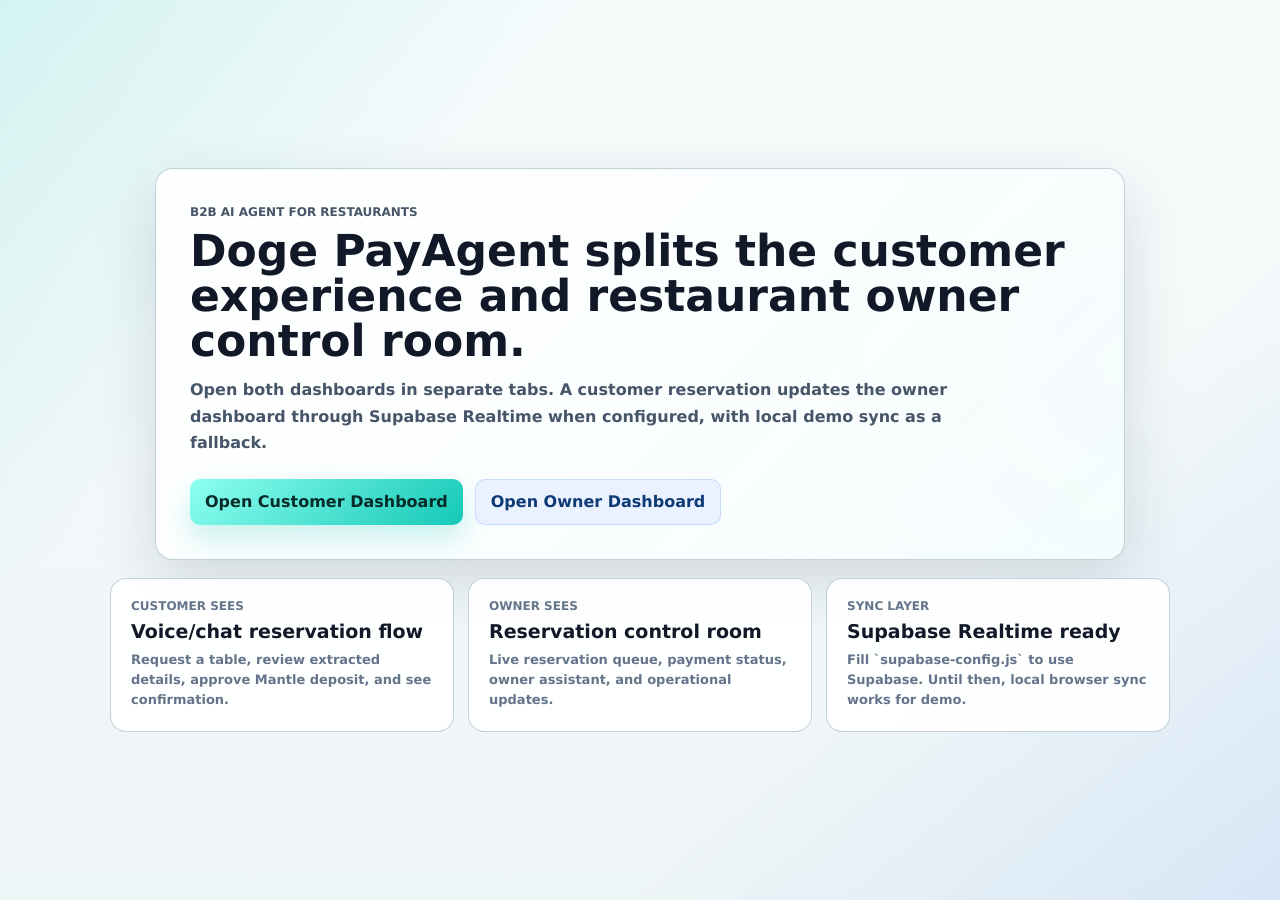
<file: index.html>
<!doctype html>
<html lang="en">
  <head>
    <meta charset="utf-8">
    <meta name="viewport" content="width=device-width, initial-scale=1">
    <title>Doge PayAgent | Restaurant Agent MVP</title>
    <link rel="stylesheet" href="styles.css">
  </head>
  <body>
    <main class="launcher-shell">
      <section class="launcher-hero">
        <p class="eyebrow">B2B AI agent for restaurants</p>
        <h1>Doge PayAgent splits the customer experience and restaurant owner control room.</h1>
        <p>
          Open both dashboards in separate tabs. A customer reservation updates the owner dashboard through Supabase Realtime when configured, with local demo sync as a fallback.
        </p>

        <div class="launcher-actions">
          <a class="primary-link" href="customer.html" target="_blank" rel="noopener">Open Customer Dashboard</a>
          <a class="secondary-link" href="owner.html" target="_blank" rel="noopener">Open Owner Dashboard</a>
        </div>
      </section>

      <section class="launcher-grid">
        <article>
          <span>Customer sees</span>
          <strong>Voice/chat reservation flow</strong>
          <p>Request a table, review extracted details, approve Mantle deposit, and see confirmation.</p>
        </article>
        <article>
          <span>Owner sees</span>
          <strong>Reservation control room</strong>
          <p>Live reservation queue, payment status, owner assistant, and operational updates.</p>
        </article>
        <article>
          <span>Sync layer</span>
          <strong>Supabase Realtime ready</strong>
          <p>Fill `supabase-config.js` to use Supabase. Until then, local browser sync works for demo.</p>
        </article>
      </section>
    </main>
  </body>
</html>
</file>
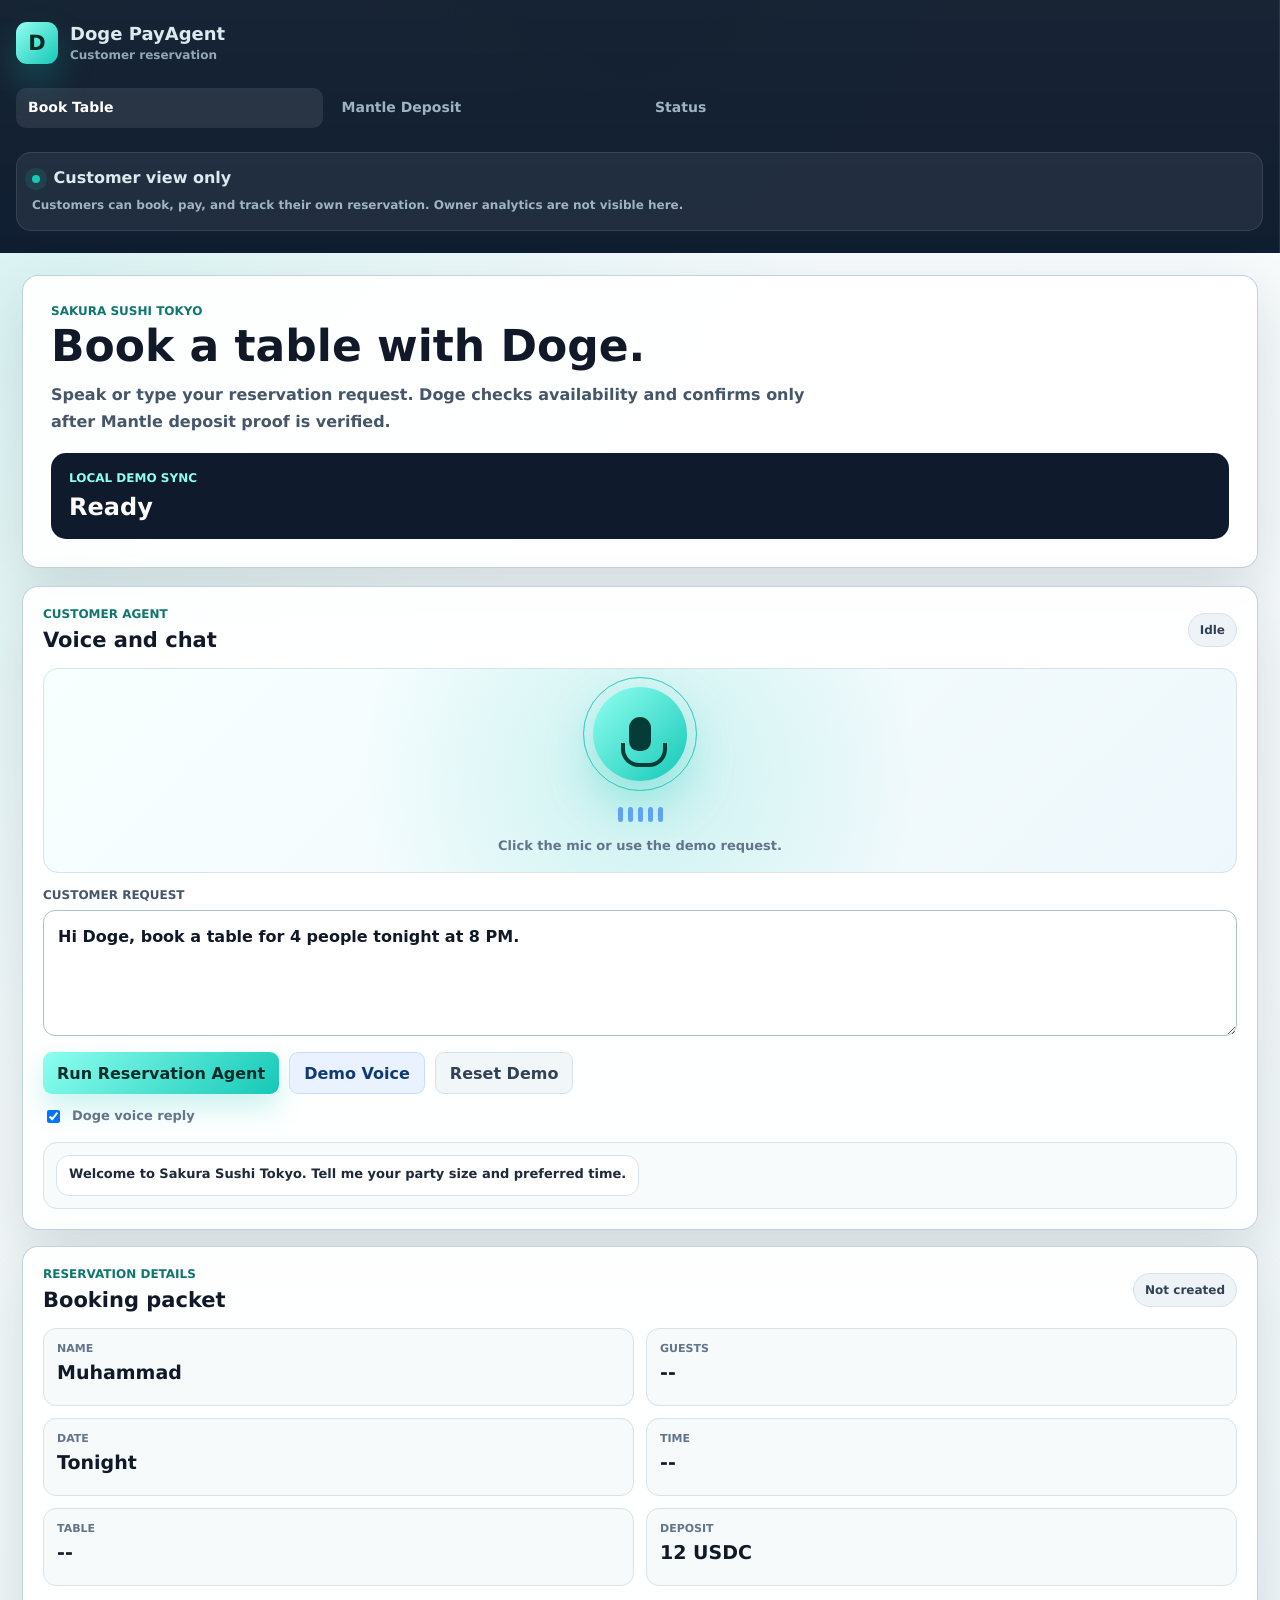
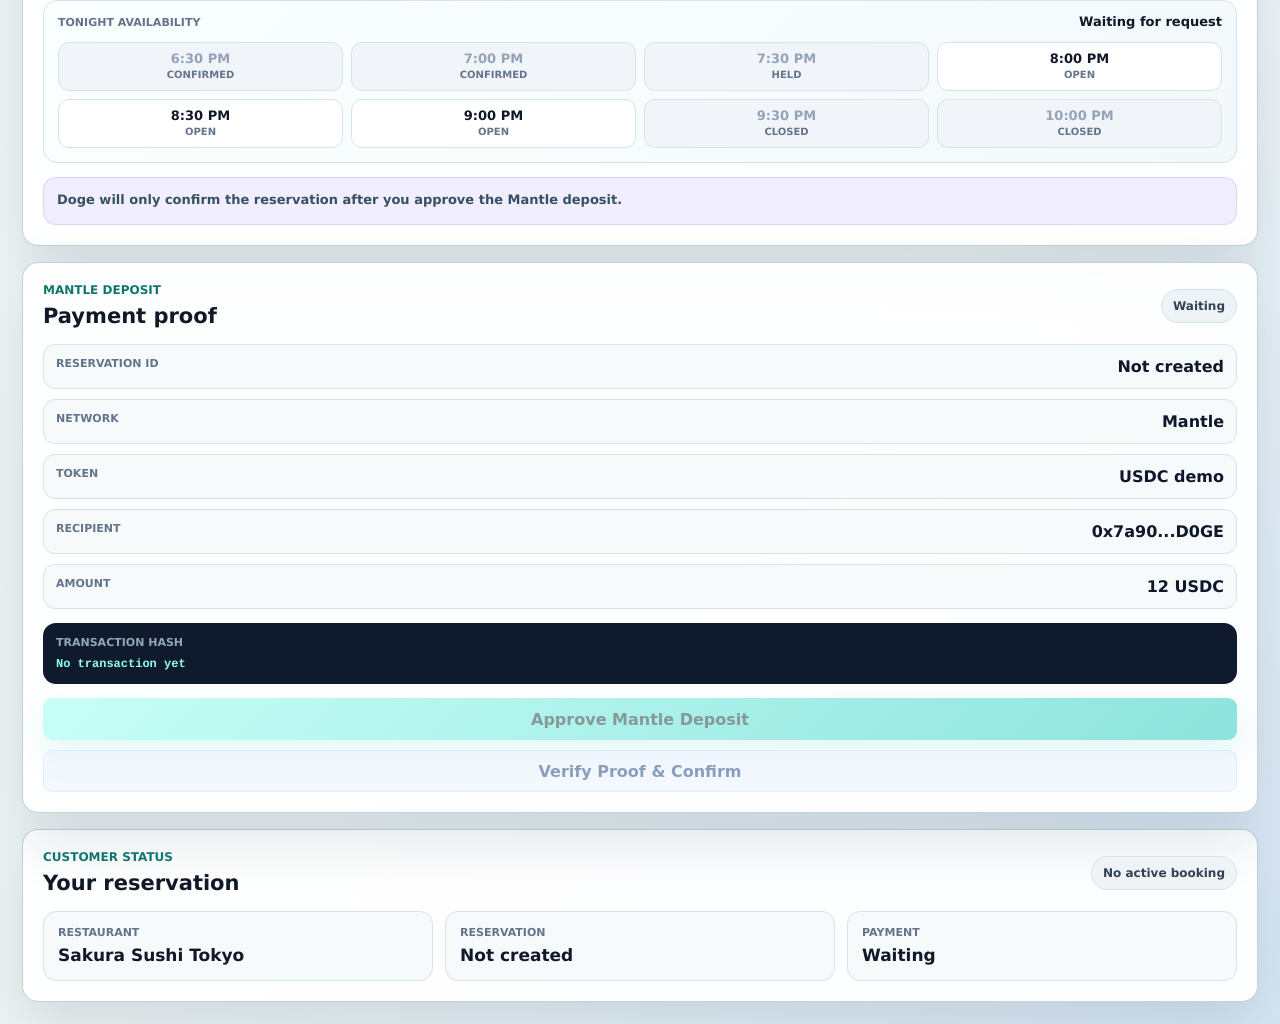
<file: customer.html>
<!doctype html>
<html lang="en">
  <head>
    <meta charset="utf-8">
    <meta name="viewport" content="width=device-width, initial-scale=1">
    <title>Doge PayAgent | Customer Dashboard</title>
    <link rel="stylesheet" href="styles.css">
  </head>
  <body>
    <div class="app-shell">
      <aside class="sidebar" aria-label="Customer dashboard navigation">
        <div class="brand">
          <div class="brand-mark">D</div>
          <div>
            <strong>Doge PayAgent</strong>
            <span>Customer reservation</span>
          </div>
        </div>

        <nav class="side-nav">
          <a class="active" href="#customer-demo">Book Table</a>
          <a href="#payment">Mantle Deposit</a>
          <a href="#status">Status</a>
        </nav>

        <div class="sidebar-card">
          <span class="live-dot"></span>
          <strong>Customer view only</strong>
          <p>Customers can book, pay, and track their own reservation. Owner analytics are not visible here.</p>
        </div>
      </aside>

      <main class="main">
        <header class="page-hero">
          <div>
            <p class="eyebrow">Sakura Sushi Tokyo</p>
            <h1>Book a table with Doge.</h1>
            <p>Speak or type your reservation request. Doge checks availability and confirms only after Mantle deposit proof is verified.</p>
          </div>
          <div class="sync-card">
            <span id="syncMode">Sync starting</span>
            <strong id="customerHeaderStatus">Ready</strong>
          </div>
        </header>

        <section class="customer-grid" id="customer-demo">
          <article class="panel customer-panel">
            <div class="panel-header">
              <div>
                <p class="eyebrow">Customer agent</p>
                <h2>Voice and chat</h2>
              </div>
              <span id="agentBadge" class="state-pill">Idle</span>
            </div>

            <div class="mic-stage">
              <button id="voiceBtn" class="mic-button" type="button" aria-label="Start microphone">
                <span></span>
              </button>
              <div class="voice-waves" aria-hidden="true">
                <i></i><i></i><i></i><i></i><i></i>
              </div>
              <p id="voiceStatus">Click the mic or use the demo request.</p>
            </div>

            <label class="input-label" for="requestText">Customer request</label>
            <textarea id="requestText" rows="4">Hi Doge, book a table for 4 people tonight at 8 PM.</textarea>

            <div class="button-row">
              <button id="runAgentBtn" class="primary-btn" type="button">Run Reservation Agent</button>
              <button id="demoVoiceBtn" class="secondary-btn" type="button">Demo Voice</button>
              <button id="resetBtn" class="ghost-btn" type="button">Reset Demo</button>
            </div>

            <label class="toggle-row">
              <input id="speakReplyToggle" type="checkbox" checked>
              <span>Doge voice reply</span>
            </label>

            <div class="chat-window" id="chatWindow" aria-live="polite"></div>
          </article>

          <article class="panel extraction-panel">
            <div class="panel-header">
              <div>
                <p class="eyebrow">Reservation details</p>
                <h2>Booking packet</h2>
              </div>
              <span id="packetStatus" class="state-pill">Not created</span>
            </div>

            <div class="reservation-card">
              <div>
                <span>Name</span>
                <strong id="guestName">Muhammad</strong>
              </div>
              <div>
                <span>Guests</span>
                <strong id="partySize">--</strong>
              </div>
              <div>
                <span>Date</span>
                <strong id="bookingDate">Tonight</strong>
              </div>
              <div>
                <span>Time</span>
                <strong id="bookingTime">--</strong>
              </div>
              <div>
                <span>Table</span>
                <strong id="tableSlot">--</strong>
              </div>
              <div>
                <span>Deposit</span>
                <strong id="depositAmount">12 USDC</strong>
              </div>
            </div>

            <div class="availability-board">
              <div class="board-title">
                <span>Tonight availability</span>
                <strong id="slotDecision">Waiting for request</strong>
              </div>
              <div class="slot-grid" id="slotGrid"></div>
            </div>

            <div class="agent-note" id="agentNote">
              Doge will only confirm the reservation after you approve the Mantle deposit.
            </div>
          </article>

          <aside class="panel proof-panel" id="payment">
            <div class="panel-header">
              <div>
                <p class="eyebrow">Mantle deposit</p>
                <h2>Payment proof</h2>
              </div>
              <span id="paymentBadge" class="state-pill">Waiting</span>
            </div>

            <dl class="proof-list">
              <div><dt>Reservation ID</dt><dd id="reservationId">Not created</dd></div>
              <div><dt>Network</dt><dd>Mantle</dd></div>
              <div><dt>Token</dt><dd>USDC demo</dd></div>
              <div><dt>Recipient</dt><dd>0x7a90...D0GE</dd></div>
              <div><dt>Amount</dt><dd id="proofAmount">12 USDC</dd></div>
            </dl>

            <div class="hash-box">
              <span>Transaction hash</span>
              <code id="txHash">No transaction yet</code>
            </div>

            <div class="button-stack">
              <button id="approvePaymentBtn" class="primary-btn" type="button" disabled>Approve Mantle Deposit</button>
              <button id="verifyPaymentBtn" class="secondary-btn" type="button" disabled>Verify Proof & Confirm</button>
            </div>
          </aside>
        </section>

        <section class="panel customer-status-panel" id="status">
          <div class="panel-header">
            <div>
              <p class="eyebrow">Customer status</p>
              <h2>Your reservation</h2>
            </div>
            <span id="customerStatusBadge" class="state-pill">No active booking</span>
          </div>
          <div class="customer-status-grid">
            <div><span>Restaurant</span><strong>Sakura Sushi Tokyo</strong></div>
            <div><span>Reservation</span><strong id="customerReservationSummary">Not created</strong></div>
            <div><span>Payment</span><strong id="customerPaymentSummary">Waiting</strong></div>
          </div>
        </section>
      </main>
    </div>

    <script src="supabase-config.js"></script>
    <script src="shared-sync.js"></script>
    <script src="customer.js"></script>
  </body>
</html>
</file>
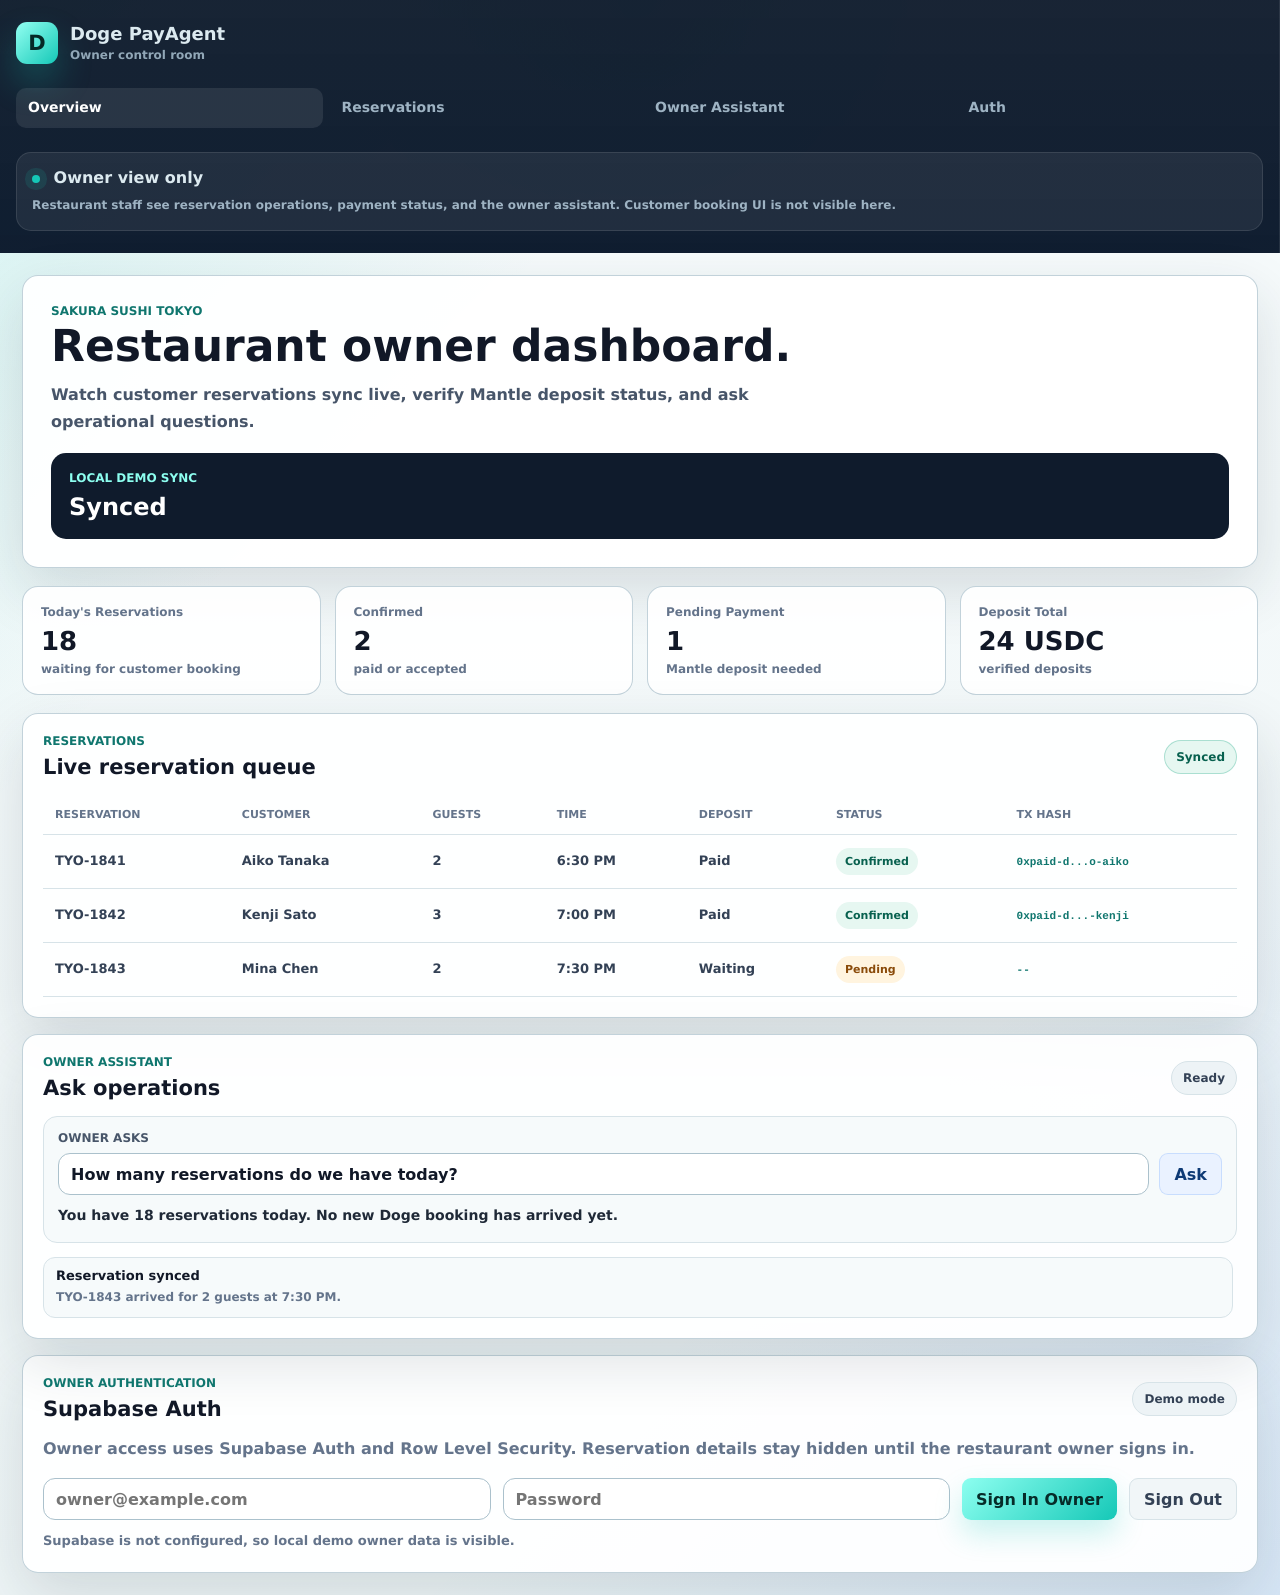
<file: owner.html>
<!doctype html>
<html lang="en">
  <head>
    <meta charset="utf-8">
    <meta name="viewport" content="width=device-width, initial-scale=1">
    <title>Doge PayAgent | Owner Dashboard</title>
    <link rel="stylesheet" href="styles.css">
  </head>
  <body>
    <div class="app-shell">
      <aside class="sidebar" aria-label="Owner dashboard navigation">
        <div class="brand">
          <div class="brand-mark">D</div>
          <div>
            <strong>Doge PayAgent</strong>
            <span>Owner control room</span>
          </div>
        </div>

        <nav class="side-nav">
          <a class="active" href="#overview">Overview</a>
          <a href="#reservations">Reservations</a>
          <a href="#assistant">Owner Assistant</a>
          <a href="#auth">Auth</a>
        </nav>

        <div class="sidebar-card">
          <span class="live-dot"></span>
          <strong>Owner view only</strong>
          <p>Restaurant staff see reservation operations, payment status, and the owner assistant. Customer booking UI is not visible here.</p>
        </div>
      </aside>

      <main class="main">
        <header class="page-hero">
          <div>
            <p class="eyebrow">Sakura Sushi Tokyo</p>
            <h1>Restaurant owner dashboard.</h1>
            <p>Watch customer reservations sync live, verify Mantle deposit status, and ask operational questions.</p>
          </div>
          <div class="sync-card">
            <span id="syncMode">Sync starting</span>
            <strong id="ownerHeaderStatus">Live</strong>
          </div>
        </header>

        <section class="metrics" id="overview" aria-label="Owner metrics">
          <article>
            <span>Today's Reservations</span>
            <strong id="metricReservations">--</strong>
            <small id="metricReservationsNote">sign in required</small>
          </article>
          <article>
            <span>Confirmed</span>
            <strong id="metricConfirmed">--</strong>
            <small>paid or accepted</small>
          </article>
          <article>
            <span>Pending Payment</span>
            <strong id="metricPending">--</strong>
            <small>Mantle deposit needed</small>
          </article>
          <article>
            <span>Deposit Total</span>
            <strong id="metricDeposits">--</strong>
            <small>verified deposits</small>
          </article>
        </section>

        <section class="owner-grid">
          <article class="panel restaurant-dashboard" id="reservations">
            <div class="panel-header">
              <div>
                <p class="eyebrow">Reservations</p>
                <h2>Live reservation queue</h2>
              </div>
              <span id="dashboardBadge" class="state-pill">Live</span>
            </div>

            <div class="table-wrap">
              <table>
                <thead>
                  <tr>
                    <th>Reservation</th>
                    <th>Customer</th>
                    <th>Guests</th>
                    <th>Time</th>
                    <th>Deposit</th>
                    <th>Status</th>
                    <th>Tx Hash</th>
                  </tr>
                </thead>
                <tbody id="reservationTable"></tbody>
              </table>
            </div>
          </article>

          <aside class="panel owner-side-panel" id="assistant">
            <div class="panel-header">
              <div>
                <p class="eyebrow">Owner assistant</p>
                <h2>Ask operations</h2>
              </div>
              <span id="assistantBadge" class="state-pill">Ready</span>
            </div>

            <div class="owner-query">
              <label for="ownerQuestion">Owner asks</label>
              <div>
                <input id="ownerQuestion" type="text" value="How many reservations do we have today?">
                <button id="askOwnerBtn" class="secondary-btn" type="button">Ask</button>
              </div>
              <p id="ownerAnswer">Sign in as restaurant owner to view reservation analytics.</p>
            </div>

            <div class="activity-list" id="activityList"></div>
          </aside>
        </section>

        <section class="panel auth-panel" id="auth">
          <div class="panel-header">
            <div>
              <p class="eyebrow">Owner authentication</p>
              <h2>Supabase Auth</h2>
            </div>
            <span id="authBadge" class="state-pill">Demo mode</span>
          </div>

          <p class="auth-copy">
            Owner access uses Supabase Auth and Row Level Security. Reservation details stay hidden until the restaurant owner signs in.
          </p>

          <div class="auth-grid">
            <input id="ownerEmail" type="text" placeholder="owner@example.com" autocomplete="username">
            <input id="ownerPassword" type="password" placeholder="Password" autocomplete="current-password">
            <button id="ownerLoginBtn" class="primary-btn" type="button">Sign In Owner</button>
            <button id="ownerLogoutBtn" class="ghost-btn" type="button">Sign Out</button>
          </div>
          <p id="authMessage" class="auth-message">Fill `supabase-config.js` to enable real owner authentication.</p>
        </section>
      </main>
    </div>

    <script src="supabase-config.js"></script>
    <script src="shared-sync.js"></script>
    <script src="owner.js"></script>
  </body>
</html>
</file>
<file: styles.css>
:root {
  --bg: #eef5f6;
  --surface: rgba(255, 255, 255, 0.92);
  --surface-strong: #ffffff;
  --surface-soft: #f6fafb;
  --ink: #111827;
  --muted: #64748b;
  --line: #d7e3e8;
  --line-strong: #abc1cc;
  --navy: #0d1b2e;
  --teal: #15c8b7;
  --teal-dark: #0f766e;
  --blue: #2f7df6;
  --blue-soft: #eaf2ff;
  --green: #10a37f;
  --green-soft: #e6f7f1;
  --orange: #f59e0b;
  --orange-soft: #fff4df;
  --red: #e54868;
  --red-soft: #ffecef;
  --violet: #7657f7;
  --violet-soft: #f1eeff;
  --shadow: 0 22px 60px rgba(24, 43, 59, 0.14);
  --font-body: "Segoe UI", Inter, ui-sans-serif, system-ui, sans-serif;
  --font-display: "Aptos Display", "Segoe UI", Inter, ui-sans-serif, system-ui, sans-serif;
  --font-mono: "Cascadia Mono", "SFMono-Regular", Consolas, monospace;
}

* {
  box-sizing: border-box;
}

html {
  scroll-behavior: smooth;
}

body {
  margin: 0;
  min-height: 100vh;
  color: var(--ink);
  background:
    linear-gradient(135deg, rgba(21, 200, 183, 0.16), transparent 28%),
    linear-gradient(315deg, rgba(47, 125, 246, 0.12), transparent 30%),
    linear-gradient(180deg, #f7fbfc, var(--bg));
  font-family: var(--font-body);
  font-weight: 600;
  text-rendering: geometricPrecision;
  -webkit-font-smoothing: antialiased;
}

button,
input,
textarea {
  font: inherit;
}

button {
  border: 0;
  border-radius: 9px;
  cursor: pointer;
}

button:disabled {
  cursor: not-allowed;
  opacity: 0.48;
}

img {
  display: block;
  max-width: 100%;
}

.launcher-shell {
  display: grid;
  align-content: center;
  min-height: 100vh;
  padding: 32px;
}

.launcher-hero {
  max-width: 1060px;
  margin: 0 auto 18px;
  padding: 34px;
  background:
    linear-gradient(135deg, rgba(255, 255, 255, 0.95), rgba(246, 252, 253, 0.92)),
    radial-gradient(circle at right, rgba(21, 200, 183, 0.18), transparent 34%);
  border: 1px solid rgba(171, 193, 204, 0.72);
  border-radius: 18px;
  box-shadow: var(--shadow);
}

.launcher-hero h1 {
  max-width: 900px;
}

.launcher-hero p {
  max-width: 760px;
  color: #475569;
  line-height: 1.65;
}

.launcher-actions {
  display: flex;
  flex-wrap: wrap;
  gap: 12px;
  margin-top: 22px;
}

.primary-link,
.secondary-link {
  display: inline-flex;
  min-height: 46px;
  align-items: center;
  justify-content: center;
  padding: 11px 15px;
  border-radius: 10px;
  font-family: var(--font-display);
  font-weight: 700;
  text-decoration: none;
}

.primary-link {
  color: #062c29;
  background: linear-gradient(135deg, #8dfff0, var(--teal));
  box-shadow: 0 14px 28px rgba(21, 200, 183, 0.22);
}

.secondary-link {
  color: #0e3a75;
  background: var(--blue-soft);
  border: 1px solid rgba(47, 125, 246, 0.18);
}

.launcher-grid {
  display: grid;
  grid-template-columns: repeat(3, minmax(0, 1fr));
  gap: 14px;
  max-width: 1060px;
  margin: 0 auto;
}

.launcher-grid article {
  padding: 20px;
  background: var(--surface);
  border: 1px solid rgba(171, 193, 204, 0.72);
  border-radius: 16px;
}

.launcher-grid span,
.launcher-grid p {
  color: var(--muted);
}

.launcher-grid span {
  display: block;
  margin-bottom: 8px;
  font-size: 12px;
  font-weight: 800;
  text-transform: uppercase;
}

.launcher-grid strong {
  display: block;
  margin-bottom: 8px;
  font-size: 19px;
}

.launcher-grid p {
  margin-bottom: 0;
  font-size: 13px;
  line-height: 1.55;
}

.app-shell {
  display: grid;
  grid-template-columns: 252px minmax(0, 1fr);
  min-height: 100vh;
}

.sidebar {
  position: sticky;
  top: 0;
  display: flex;
  flex-direction: column;
  gap: 24px;
  height: 100vh;
  padding: 22px 16px;
  color: #dceaf0;
  background:
    linear-gradient(180deg, rgba(15, 27, 44, 0.96), rgba(13, 27, 46, 0.99)),
    radial-gradient(circle at top, rgba(21, 200, 183, 0.24), transparent 42%);
  border-right: 1px solid rgba(255, 255, 255, 0.09);
}

.brand {
  display: flex;
  align-items: center;
  gap: 12px;
}

.brand-mark {
  display: grid;
  place-items: center;
  width: 42px;
  height: 42px;
  color: #052926;
  background: linear-gradient(135deg, #92fff1, var(--teal));
  border-radius: 11px;
  box-shadow: 0 18px 34px rgba(21, 200, 183, 0.26);
  font-family: var(--font-display);
  font-size: 21px;
  font-weight: 700;
}

.brand strong,
.brand span {
  display: block;
}

.brand strong {
  font-family: var(--font-display);
  font-size: 18px;
}

.brand span {
  margin-top: 3px;
  color: #91a7b7;
  font-size: 12px;
  font-weight: 700;
}

.side-nav {
  display: grid;
  gap: 7px;
}

.side-nav a {
  padding: 12px;
  color: #9eb3c3;
  border-radius: 10px;
  font-size: 14px;
  font-weight: 800;
  text-decoration: none;
}

.side-nav a.active,
.side-nav a:hover {
  color: #ffffff;
  background: rgba(255, 255, 255, 0.09);
}

.sidebar-card {
  margin-top: auto;
  padding: 15px;
  background: rgba(255, 255, 255, 0.07);
  border: 1px solid rgba(255, 255, 255, 0.1);
  border-radius: 15px;
}

.live-dot {
  display: inline-block;
  width: 8px;
  height: 8px;
  margin-right: 8px;
  background: var(--teal);
  border-radius: 50%;
  box-shadow: 0 0 0 7px rgba(21, 200, 183, 0.12);
  animation: pulse 1.8s ease-in-out infinite;
}

.sidebar-card p {
  margin: 9px 0 0;
  color: #9eb3c3;
  font-size: 12px;
  line-height: 1.55;
}

.main {
  min-width: 0;
  padding: 22px;
}

.hero,
.page-hero {
  display: grid;
  grid-template-columns: minmax(0, 1.1fr) minmax(420px, 0.9fr);
  gap: 18px;
  align-items: stretch;
  margin-bottom: 18px;
}

.hero-copy,
.page-hero,
.panel,
.metrics article,
.footer-note {
  background: var(--surface);
  border: 1px solid rgba(171, 193, 204, 0.72);
  border-radius: 16px;
  box-shadow: var(--shadow);
}

.hero-copy {
  padding: 30px;
}

.page-hero {
  align-items: center;
  padding: 28px;
}

.eyebrow {
  margin: 0 0 7px;
  color: var(--teal-dark);
  font-size: 12px;
  font-weight: 800;
  letter-spacing: 0;
  text-transform: uppercase;
}

h1,
h2,
h3,
p {
  margin-top: 0;
}

h1,
h2,
h3,
strong,
.state-pill,
button {
  font-family: var(--font-display);
}

h1 {
  max-width: 780px;
  margin-bottom: 13px;
  font-size: 44px;
  line-height: 1.02;
}

.hero-copy p:last-child,
.page-hero p:last-child {
  max-width: 760px;
  margin-bottom: 0;
  color: #475569;
  font-size: 16px;
  line-height: 1.65;
}

.sync-card {
  justify-self: end;
  min-width: 250px;
  padding: 18px;
  background: #0f1b2c;
  border-radius: 15px;
}

.sync-card span,
.sync-card strong {
  display: block;
}

.sync-card span {
  color: #8dfff0;
  font-size: 12px;
  font-weight: 800;
  text-transform: uppercase;
}

.sync-card strong {
  margin-top: 8px;
  color: #ffffff;
  font-size: 24px;
}

.hero-visual {
  position: relative;
  min-height: 288px;
  overflow: hidden;
  border-radius: 16px;
  border: 1px solid rgba(171, 193, 204, 0.72);
  box-shadow: var(--shadow);
}

.fallback-scene {
  position: absolute;
  inset: 0;
  background:
    linear-gradient(115deg, rgba(14, 32, 54, 0.92), rgba(15, 118, 110, 0.68)),
    linear-gradient(180deg, #223448, #101827);
}

.fallback-scene span {
  position: absolute;
  display: block;
  border-radius: 999px;
  background: rgba(255, 255, 255, 0.18);
  filter: blur(1px);
}

.fallback-scene span:nth-child(1) {
  width: 220px;
  height: 220px;
  right: 38px;
  top: -64px;
}

.fallback-scene span:nth-child(2) {
  width: 150px;
  height: 150px;
  left: 48px;
  bottom: -42px;
}

.fallback-scene span:nth-child(3) {
  width: 68%;
  height: 84px;
  right: 0;
  bottom: 0;
  border-radius: 0;
  background:
    repeating-linear-gradient(90deg, rgba(255, 255, 255, 0.24) 0 2px, transparent 2px 72px),
    rgba(255, 255, 255, 0.08);
}

.hero-visual::after {
  position: absolute;
  inset: 0;
  z-index: 2;
  content: "";
  background: linear-gradient(180deg, transparent 36%, rgba(8, 20, 34, 0.72));
}

.hero-overlay {
  position: absolute;
  right: 18px;
  bottom: 18px;
  left: 18px;
  z-index: 3;
  display: flex;
  align-items: center;
  justify-content: space-between;
  gap: 14px;
  color: #ffffff;
}

.hero-overlay span {
  display: inline-flex;
  padding: 8px 11px;
  color: #062c29;
  background: rgba(145, 255, 239, 0.9);
  border-radius: 999px;
  font-size: 12px;
  font-weight: 800;
}

.hero-overlay strong {
  font-size: 24px;
}

.metrics {
  display: grid;
  grid-template-columns: repeat(4, minmax(0, 1fr));
  gap: 14px;
  margin-bottom: 18px;
}

.metrics article {
  padding: 18px;
  box-shadow: none;
}

.metrics span,
.metrics small {
  display: block;
  color: var(--muted);
  font-size: 12px;
  font-weight: 800;
}

.metrics strong {
  display: block;
  margin: 8px 0 5px;
  font-size: 26px;
}

.demo-grid,
.customer-grid {
  display: grid;
  grid-template-columns: minmax(360px, 0.98fr) minmax(390px, 1.02fr) minmax(320px, 0.72fr);
  gap: 16px;
  align-items: stretch;
}

.dashboard-grid,
.owner-grid {
  display: grid;
  grid-template-columns: minmax(0, 1.15fr) minmax(340px, 0.85fr);
  gap: 16px;
  margin-top: 16px;
}

.owner-grid {
  align-items: start;
}

.panel {
  min-width: 0;
  padding: 20px;
}

.panel-header,
.button-row,
.board-title,
.hero-overlay,
.toggle-row {
  display: flex;
  align-items: center;
}

.panel-header {
  justify-content: space-between;
  gap: 12px;
  margin-bottom: 16px;
}

.panel-header h2 {
  margin-bottom: 0;
  font-size: 21px;
}

.state-pill {
  display: inline-flex;
  min-height: 34px;
  align-items: center;
  justify-content: center;
  padding: 7px 11px;
  color: #334155;
  background: #edf3f6;
  border: 1px solid var(--line);
  border-radius: 999px;
  font-size: 12px;
  font-weight: 700;
  white-space: nowrap;
}

.state-pill.pending {
  color: #8a4b0a;
  background: var(--orange-soft);
  border-color: rgba(245, 158, 11, 0.3);
}

.state-pill.verified {
  color: #08614f;
  background: var(--green-soft);
  border-color: rgba(16, 163, 127, 0.28);
}

.mic-stage {
  display: grid;
  place-items: center;
  min-height: 178px;
  margin-bottom: 15px;
  padding: 18px;
  background:
    radial-gradient(circle, rgba(21, 200, 183, 0.18), transparent 46%),
    linear-gradient(135deg, #f7ffff, #eef7fb);
  border: 1px solid var(--line);
  border-radius: 15px;
}

.mic-button {
  position: relative;
  display: grid;
  place-items: center;
  width: 94px;
  height: 94px;
  color: #062c29;
  background: linear-gradient(135deg, #91fff0, var(--teal));
  border-radius: 50%;
  box-shadow: 0 20px 48px rgba(21, 200, 183, 0.34);
}

.mic-button::before,
.mic-button::after {
  position: absolute;
  inset: -10px;
  content: "";
  border: 1px solid rgba(21, 200, 183, 0.55);
  border-radius: 50%;
  animation: ring 1.9s ease-out infinite;
}

.mic-button::after {
  animation-delay: 0.7s;
}

.mic-button span {
  width: 22px;
  height: 34px;
  background: #063c37;
  border-radius: 14px 14px 12px 12px;
}

.mic-button span::after {
  display: block;
  width: 38px;
  height: 20px;
  margin: 26px 0 0 -8px;
  border: 4px solid #063c37;
  border-top: 0;
  border-radius: 0 0 18px 18px;
  content: "";
}

.mic-button.listening {
  animation: micFloat 1.1s ease-in-out infinite;
}

.voice-waves {
  display: flex;
  align-items: center;
  gap: 5px;
  height: 34px;
  margin-top: 16px;
}

.voice-waves i {
  display: block;
  width: 5px;
  height: 15px;
  background: var(--blue);
  border-radius: 999px;
  opacity: 0.68;
  animation: wave 1.1s ease-in-out infinite;
}

.voice-waves i:nth-child(2) { animation-delay: 0.1s; }
.voice-waves i:nth-child(3) { animation-delay: 0.2s; }
.voice-waves i:nth-child(4) { animation-delay: 0.3s; }
.voice-waves i:nth-child(5) { animation-delay: 0.4s; }

#voiceStatus {
  margin: 8px 0 0;
  color: var(--muted);
  font-size: 13px;
  text-align: center;
}

.input-label,
.owner-query label {
  display: block;
  margin-bottom: 8px;
  color: #475569;
  font-size: 12px;
  font-weight: 800;
  text-transform: uppercase;
}

textarea,
input[type="text"] {
  width: 100%;
  color: var(--ink);
  background: #ffffff;
  border: 1px solid var(--line-strong);
  border-radius: 12px;
  outline: none;
}

textarea {
  min-height: 105px;
  padding: 14px;
  resize: vertical;
  line-height: 1.5;
}

input[type="text"] {
  min-height: 42px;
  padding: 0 12px;
}

input[type="password"] {
  width: 100%;
  min-height: 42px;
  padding: 0 12px;
  color: var(--ink);
  background: #ffffff;
  border: 1px solid var(--line-strong);
  border-radius: 12px;
  outline: none;
}

textarea:focus,
input[type="text"]:focus,
input[type="password"]:focus {
  border-color: rgba(47, 125, 246, 0.62);
  box-shadow: 0 0 0 4px rgba(47, 125, 246, 0.12);
}

.button-row {
  flex-wrap: wrap;
  gap: 10px;
  margin-top: 12px;
}

.primary-btn,
.secondary-btn,
.ghost-btn {
  min-height: 42px;
  padding: 10px 14px;
  font-weight: 700;
}

.primary-btn {
  color: #062c29;
  background: linear-gradient(135deg, #8dfff0, var(--teal));
  box-shadow: 0 14px 28px rgba(21, 200, 183, 0.22);
}

.secondary-btn {
  color: #0e3a75;
  background: var(--blue-soft);
  border: 1px solid rgba(47, 125, 246, 0.18);
}

.ghost-btn {
  color: #334155;
  background: #f1f6f8;
  border: 1px solid var(--line);
}

.toggle-row {
  gap: 9px;
  margin-top: 13px;
  color: var(--muted);
  font-size: 13px;
  font-weight: 800;
}

.chat-window {
  display: grid;
  gap: 10px;
  max-height: 292px;
  overflow: auto;
  margin-top: 16px;
  padding: 12px;
  background: #f8fbfc;
  border: 1px solid var(--line);
  border-radius: 14px;
}

.chat-message {
  max-width: 88%;
  padding: 10px 12px;
  border-radius: 13px;
  font-size: 13px;
  line-height: 1.45;
  animation: feedIn 0.22s ease-out both;
}

.chat-message.user {
  justify-self: end;
  color: #ffffff;
  background: #173154;
}

.chat-message.agent {
  justify-self: start;
  color: #1f2937;
  background: #ffffff;
  border: 1px solid var(--line);
}

.reservation-card {
  display: grid;
  grid-template-columns: repeat(2, minmax(0, 1fr));
  gap: 12px;
}

.reservation-card > div {
  min-height: 78px;
  padding: 13px;
  background: var(--surface-soft);
  border: 1px solid var(--line);
  border-radius: 13px;
}

.reservation-card span,
.board-title span,
.proof-list dt,
.hash-box span {
  display: block;
  color: var(--muted);
  font-size: 11px;
  font-weight: 800;
  text-transform: uppercase;
}

.reservation-card strong {
  display: block;
  margin-top: 7px;
  font-size: 19px;
}

.availability-board {
  margin-top: 14px;
  padding: 14px;
  background: linear-gradient(135deg, #faffff, #f3f8fb);
  border: 1px solid var(--line);
  border-radius: 14px;
}

.board-title {
  justify-content: space-between;
  gap: 12px;
  margin-bottom: 12px;
}

.board-title strong {
  font-size: 13px;
}

.slot-grid {
  display: grid;
  grid-template-columns: repeat(4, minmax(0, 1fr));
  gap: 8px;
}

.slot {
  min-height: 46px;
  padding: 9px;
  text-align: center;
  background: #ffffff;
  border: 1px solid var(--line);
  border-radius: 11px;
}

.slot strong,
.slot span {
  display: block;
}

.slot strong {
  font-size: 13px;
}

.slot span {
  margin-top: 3px;
  color: var(--muted);
  font-size: 10px;
  font-weight: 800;
  text-transform: uppercase;
}

.slot.selected {
  color: #052926;
  background: linear-gradient(135deg, #dffffa, #effefc);
  border-color: rgba(21, 200, 183, 0.52);
  box-shadow: 0 0 0 4px rgba(21, 200, 183, 0.1);
}

.slot.closed {
  color: #94a3b8;
  background: #f1f5f9;
}

.agent-note {
  margin-top: 14px;
  padding: 13px;
  color: #365064;
  background: var(--violet-soft);
  border: 1px solid rgba(118, 87, 247, 0.18);
  border-radius: 13px;
  font-size: 13px;
  line-height: 1.55;
}

.proof-list {
  display: grid;
  gap: 10px;
  margin: 0;
}

.proof-list div {
  display: flex;
  justify-content: space-between;
  gap: 12px;
  padding: 12px;
  background: var(--surface-soft);
  border: 1px solid var(--line);
  border-radius: 12px;
}

.proof-list dd {
  margin: 0;
  color: #0f172a;
  font-family: var(--font-display);
  font-weight: 700;
  text-align: right;
}

td code {
  color: #0f766e;
  font-family: var(--font-mono);
  font-size: 11px;
  font-weight: 700;
}

.hash-box {
  margin-top: 14px;
  padding: 13px;
  background: #0f1b2c;
  border-radius: 13px;
}

.hash-box span {
  color: #8fa7b8;
}

.hash-box code {
  display: block;
  overflow: hidden;
  margin-top: 8px;
  color: #8dfff0;
  font-family: var(--font-mono);
  font-size: 12px;
  font-weight: 700;
  text-overflow: ellipsis;
  white-space: nowrap;
}

.button-stack {
  display: grid;
  gap: 10px;
  margin-top: 14px;
}

.owner-query {
  padding: 14px;
  background: var(--surface-soft);
  border: 1px solid var(--line);
  border-radius: 14px;
}

.owner-query > div {
  display: grid;
  grid-template-columns: minmax(0, 1fr) auto;
  gap: 10px;
}

.owner-query p {
  margin: 11px 0 0;
  color: #1f2937;
  font-size: 14px;
  line-height: 1.55;
}

.customer-status-panel,
.auth-panel {
  margin-top: 16px;
}

.customer-status-grid,
.auth-grid {
  display: grid;
  gap: 12px;
}

.customer-status-grid {
  grid-template-columns: repeat(3, minmax(0, 1fr));
}

.customer-status-grid div {
  padding: 14px;
  background: var(--surface-soft);
  border: 1px solid var(--line);
  border-radius: 13px;
}

.customer-status-grid span {
  display: block;
  color: var(--muted);
  font-size: 11px;
  font-weight: 800;
  text-transform: uppercase;
}

.customer-status-grid strong {
  display: block;
  margin-top: 7px;
  font-size: 17px;
}

.auth-copy,
.auth-message {
  color: var(--muted);
  line-height: 1.55;
}

.auth-grid {
  grid-template-columns: repeat(2, minmax(0, 1fr)) auto auto;
  align-items: center;
}

.auth-message {
  margin: 12px 0 0;
  font-size: 13px;
}

.table-wrap {
  overflow-x: auto;
  margin-top: 14px;
}

table {
  width: 100%;
  min-width: 0;
  border-collapse: collapse;
  font-size: 13px;
}

th,
td {
  padding: 13px 12px;
  border-bottom: 1px solid var(--line);
  text-align: left;
  vertical-align: middle;
}

th {
  color: var(--muted);
  font-size: 11px;
  font-weight: 800;
  text-transform: uppercase;
}

td {
  color: #334155;
  font-weight: 700;
}

.row-status {
  display: inline-flex;
  padding: 7px 9px;
  border-radius: 999px;
  font-size: 11px;
  font-weight: 800;
  white-space: nowrap;
}

.row-status.pending {
  color: #8a4b0a;
  background: var(--orange-soft);
}

.row-status.confirmed {
  color: #08614f;
  background: var(--green-soft);
}

.row-status.waiting {
  color: #475569;
  background: #eef3f6;
}

.timeline {
  display: grid;
  gap: 9px;
}

.timeline-step {
  display: grid;
  grid-template-columns: 28px 1fr;
  gap: 11px;
  min-height: 61px;
  padding: 10px;
  background: var(--surface-soft);
  border: 1px solid var(--line);
  border-radius: 13px;
}

.timeline-step > span {
  width: 24px;
  height: 24px;
  margin-top: 2px;
  background: #cbdce4;
  border-radius: 50%;
}

.timeline-step.active {
  border-color: rgba(47, 125, 246, 0.4);
}

.timeline-step.active > span {
  background: var(--blue);
  animation: pulseBlue 1.5s ease-in-out infinite;
}

.timeline-step.complete {
  background: var(--green-soft);
  border-color: rgba(16, 163, 127, 0.26);
}

.timeline-step.complete > span {
  background: var(--green);
}

.timeline-step p {
  margin: 4px 0 0;
  color: var(--muted);
  font-size: 12px;
  line-height: 1.4;
}

.activity-list {
  display: grid;
  gap: 10px;
  max-height: 300px;
  overflow: auto;
  margin-top: 14px;
  padding-right: 4px;
}

.activity-item {
  padding: 11px 12px;
  background: var(--surface-soft);
  border: 1px solid var(--line);
  border-radius: 12px;
  animation: feedIn 0.22s ease-out both;
}

.activity-item strong,
.activity-item span {
  display: block;
}

.activity-item strong {
  margin-bottom: 5px;
  font-size: 13px;
}

.activity-item span {
  color: var(--muted);
  font-size: 12px;
  line-height: 1.45;
}

.footer-note {
  margin-top: 16px;
  padding: 17px 20px;
  color: #294157;
  font-family: var(--font-display);
  font-weight: 700;
  text-align: center;
  box-shadow: none;
}

@keyframes ring {
  0% { transform: scale(0.88); opacity: 0.95; }
  100% { transform: scale(1.36); opacity: 0; }
}

@keyframes micFloat {
  0%, 100% { transform: translateY(0) scale(1); }
  50% { transform: translateY(-3px) scale(1.025); }
}

@keyframes wave {
  0%, 100% { height: 14px; opacity: 0.64; }
  50% { height: 31px; opacity: 1; }
}

@keyframes pulse {
  0%, 100% { box-shadow: 0 0 0 0 rgba(21, 200, 183, 0.26); }
  50% { box-shadow: 0 0 0 8px rgba(21, 200, 183, 0); }
}

@keyframes pulseBlue {
  0%, 100% { box-shadow: 0 0 0 0 rgba(47, 125, 246, 0.24); }
  50% { box-shadow: 0 0 0 8px rgba(47, 125, 246, 0); }
}

@keyframes feedIn {
  from { opacity: 0; transform: translateY(6px); }
  to { opacity: 1; transform: translateY(0); }
}

@media (max-width: 1280px) {
  .app-shell {
    grid-template-columns: 1fr;
  }

  .sidebar {
    position: static;
    height: auto;
  }

  .side-nav {
    grid-template-columns: repeat(4, minmax(0, 1fr));
  }

  .hero,
  .page-hero,
  .demo-grid,
  .customer-grid,
  .dashboard-grid,
  .owner-grid {
    grid-template-columns: 1fr;
  }

  .sync-card {
    justify-self: stretch;
  }
}

@media (max-width: 760px) {
  .main {
    padding: 12px;
  }

  .hero-copy {
    padding: 22px;
  }

  h1 {
    font-size: 32px;
  }

  .launcher-shell {
    padding: 14px;
  }

  .launcher-hero {
    padding: 22px;
  }

  .launcher-grid,
  .metrics,
  .reservation-card,
  .slot-grid,
  .side-nav,
  .owner-query > div,
  .customer-status-grid,
  .auth-grid {
    grid-template-columns: 1fr;
  }

  .hero-visual {
    min-height: 230px;
  }

  .hero-overlay {
    align-items: flex-start;
    flex-direction: column;
  }

  .panel {
    padding: 16px;
  }

  .button-row,
  .panel-header {
    align-items: stretch;
    flex-direction: column;
  }
}
</file>
